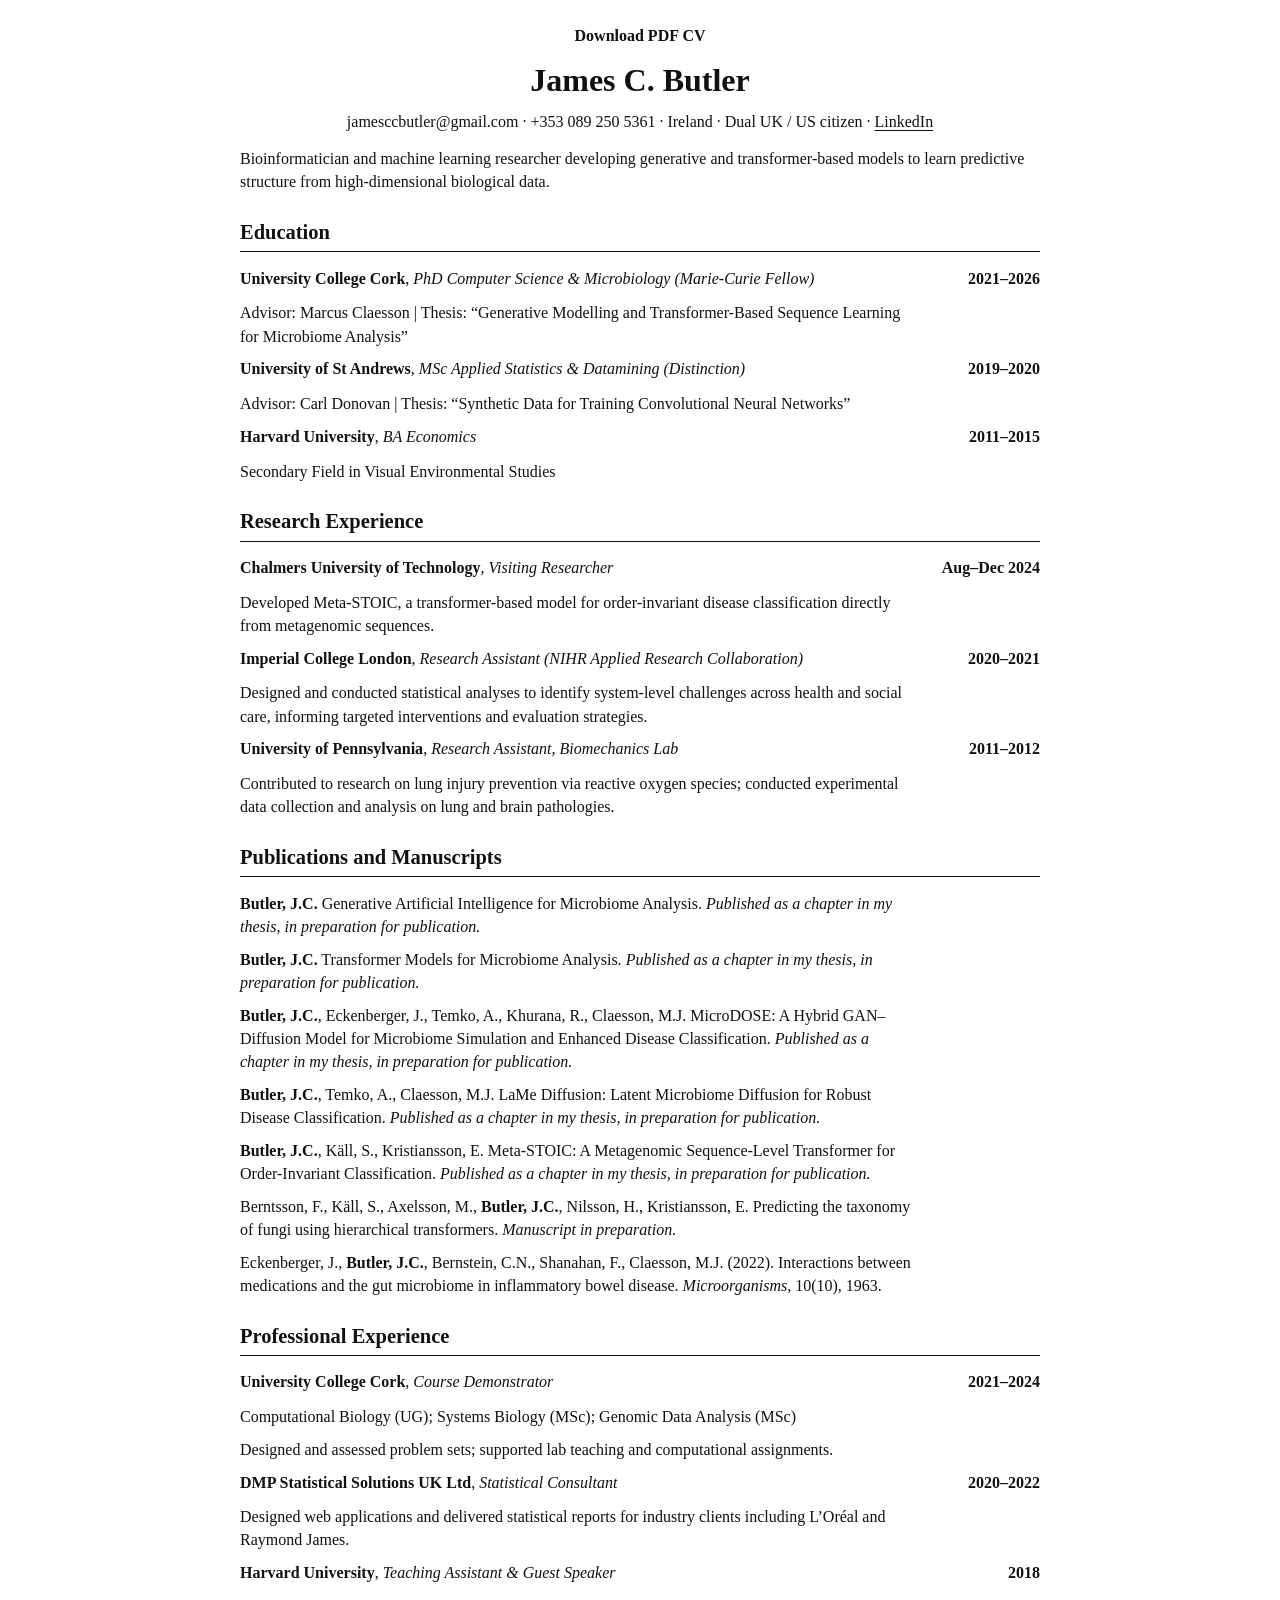
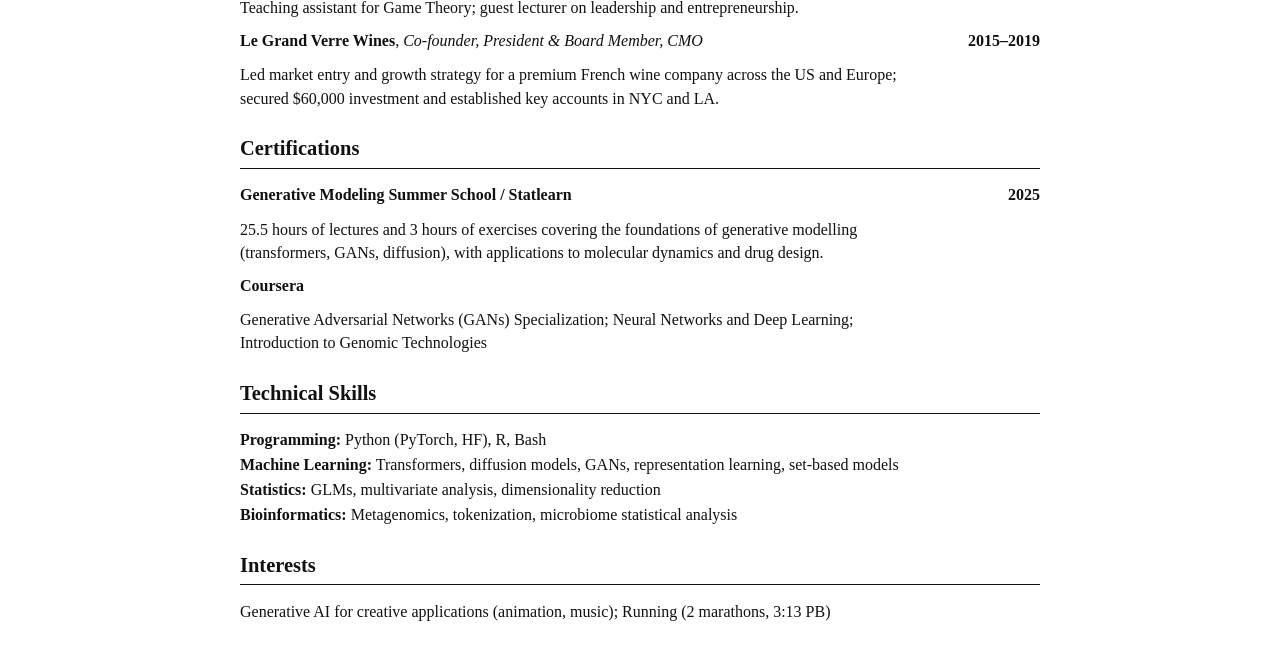
<file: docs/index.html>
<!DOCTYPE html>
<html xmlns="http://www.w3.org/1999/xhtml" lang="en" xml:lang="en"><head>

<meta charset="utf-8">
<meta name="generator" content="quarto-1.8.25">

<meta name="viewport" content="width=device-width, initial-scale=1.0, user-scalable=yes">


<title>index</title>
<style>
code{white-space: pre-wrap;}
span.smallcaps{font-variant: small-caps;}
div.columns{display: flex; gap: min(4vw, 1.5em);}
div.column{flex: auto; overflow-x: auto;}
div.hanging-indent{margin-left: 1.5em; text-indent: -1.5em;}
ul.task-list{list-style: none;}
ul.task-list li input[type="checkbox"] {
  width: 0.8em;
  margin: 0 0.8em 0.2em -1em; /* quarto-specific, see https://github.com/quarto-dev/quarto-cli/issues/4556 */ 
  vertical-align: middle;
}
.display.math{display: block; text-align: center; margin: 0.5rem auto;}
</style>


<script src="site_libs/clipboard/clipboard.min.js"></script>
<script src="site_libs/quarto-html/tabby.min.js"></script>
<script src="site_libs/quarto-html/popper.min.js"></script>
<script src="site_libs/quarto-html/tippy.umd.min.js"></script>
<script src="site_libs/quarto-html/anchor.min.js"></script>
<link href="site_libs/quarto-html/tippy.css" rel="stylesheet">
<link href="site_libs/quarto-html/light-border.css" rel="stylesheet">
<link href="site_libs/quarto-html/quarto-html-734cb40618f438257b19a1e532635a32.min.css" rel="stylesheet" append-hash="true" data-mode="light">
<link href="site_libs/quarto-html/quarto-syntax-highlighting-7b89279ff1a6dce999919e0e67d4d9ec.css" rel="stylesheet" id="quarto-text-highlighting-styles">


<link rel="stylesheet" href="styles.css">
</head>

<body>





<div style="text-align:center; margin-bottom:0.5rem;">
<p><a href="cv.pdf" style="font-weight:600; text-decoration:none;">Download PDF CV</a></p>
</div>
<div class="cv-name">
James C. Butler
</div>
<div class="cv-contact">
<p>jamesccbutler@gmail.com · +353 089 250 5361 · Ireland · Dual UK / US citizen · <a href="https://linkedin.com/in/jamescbutler">LinkedIn</a></p>
</div>
<div class="cv-summary">
<p>Bioinformatician and machine learning researcher developing generative and transformer-based models to learn predictive structure from high-dimensional biological data.</p>
</div>
<h2 id="education" class="anchored">Education</h2>
<div class="cv-entry">
<div class="cv-line">
<div class="cv-left">
<p><strong>University College Cork</strong>, <em>PhD Computer Science &amp; Microbiology (Marie-Curie Fellow)</em></p>
</div>
<div class="cv-date">
<p>2021–2026</p>
</div>
</div>
<div class="cv-sub">
<p>Advisor: Marcus Claesson | Thesis: “Generative Modelling and Transformer-Based Sequence Learning for Microbiome Analysis”</p>
</div>
</div>
<div class="cv-entry">
<div class="cv-line">
<div class="cv-left">
<p><strong>University of St Andrews</strong>, <em>MSc Applied Statistics &amp; Datamining (Distinction)</em></p>
</div>
<div class="cv-date">
<p>2019–2020</p>
</div>
</div>
<div class="cv-sub">
<p>Advisor: Carl Donovan | Thesis: “Synthetic Data for Training Convolutional Neural Networks”</p>
</div>
</div>
<div class="cv-entry">
<div class="cv-line">
<div class="cv-left">
<p><strong>Harvard University</strong>, <em>BA Economics</em></p>
</div>
<div class="cv-date">
<p>2011–2015</p>
</div>
</div>
<div class="cv-sub">
<p>Secondary Field in Visual Environmental Studies</p>
</div>
</div>
<h2 id="research-experience" class="anchored">Research Experience</h2>
<div class="cv-entry">
<div class="cv-line">
<div class="cv-left">
<p><strong>Chalmers University of Technology</strong>, <em>Visiting Researcher</em></p>
</div>
<div class="cv-date">
<p>Aug–Dec 2024</p>
</div>
</div>
<div class="cv-sub">
<p>Developed Meta-STOIC, a transformer-based model for order-invariant disease classification directly from metagenomic sequences.</p>
</div>
</div>
<div class="cv-entry">
<div class="cv-line">
<div class="cv-left">
<p><strong>Imperial College London</strong>, <em>Research Assistant (NIHR Applied Research Collaboration)</em></p>
</div>
<div class="cv-date">
<p>2020–2021</p>
</div>
</div>
<div class="cv-sub">
<p>Designed and conducted statistical analyses to identify system-level challenges across health and social care, informing targeted interventions and evaluation strategies.</p>
</div>
</div>
<div class="cv-entry">
<div class="cv-line">
<div class="cv-left">
<p><strong>University of Pennsylvania</strong>, <em>Research Assistant, Biomechanics Lab</em></p>
</div>
<div class="cv-date">
<p>2011–2012</p>
</div>
</div>
<div class="cv-sub">
<p>Contributed to research on lung injury prevention via reactive oxygen species; conducted experimental data collection and analysis on lung and brain pathologies.</p>
</div>
</div>
<h2 id="publications-and-manuscripts" class="anchored">Publications and Manuscripts</h2>
<div class="cv-entry">
<div class="cv-sub">
<p><strong>Butler, J.C.</strong> Generative Artificial Intelligence for Microbiome Analysis. <em>Published as a chapter in my thesis, in preparation for publication.</em></p>
</div>
</div>
<div class="cv-entry">
<div class="cv-sub">
<p><strong>Butler, J.C.</strong> Transformer Models for Microbiome Analysis. <em>Published as a chapter in my thesis, in preparation for publication.</em></p>
</div>
</div>
<div class="cv-entry">
<div class="cv-sub">
<p><strong>Butler, J.C.</strong>, Eckenberger, J., Temko, A., Khurana, R., Claesson, M.J. MicroDOSE: A Hybrid GAN–Diffusion Model for Microbiome Simulation and Enhanced Disease Classification. <em>Published as a chapter in my thesis, in preparation for publication.</em></p>
</div>
</div>
<div class="cv-entry">
<div class="cv-sub">
<p><strong>Butler, J.C.</strong>, Temko, A., Claesson, M.J. LaMe Diffusion: Latent Microbiome Diffusion for Robust Disease Classification. <em>Published as a chapter in my thesis, in preparation for publication.</em></p>
</div>
</div>
<div class="cv-entry">
<div class="cv-sub">
<p><strong>Butler, J.C.</strong>, Käll, S., Kristiansson, E. Meta-STOIC: A Metagenomic Sequence-Level Transformer for Order-Invariant Classification. <em>Published as a chapter in my thesis, in preparation for publication.</em></p>
</div>
</div>
<div class="cv-entry">
<div class="cv-sub">
<p>Berntsson, F., Käll, S., Axelsson, M., <strong>Butler, J.C.</strong>, Nilsson, H., Kristiansson, E. Predicting the taxonomy of fungi using hierarchical transformers. <em>Manuscript in preparation.</em></p>
</div>
</div>
<div class="cv-entry">
<div class="cv-sub">
<p>Eckenberger, J., <strong>Butler, J.C.</strong>, Bernstein, C.N., Shanahan, F., Claesson, M.J. (2022). Interactions between medications and the gut microbiome in inflammatory bowel disease. <em>Microorganisms</em>, 10(10), 1963.</p>
</div>
</div>
<h2 id="professional-experience" class="anchored">Professional Experience</h2>
<div class="cv-entry">
<div class="cv-line">
<div class="cv-left">
<p><strong>University College Cork</strong>, <em>Course Demonstrator</em></p>
</div>
<div class="cv-date">
<p>2021–2024</p>
</div>
</div>
<div class="cv-sub">
<p>Computational Biology (UG); Systems Biology (MSc); Genomic Data Analysis (MSc)</p>
</div>
<div class="cv-sub">
<p>Designed and assessed problem sets; supported lab teaching and computational assignments.</p>
</div>
</div>
<div class="cv-entry">
<div class="cv-line">
<div class="cv-left">
<p><strong>DMP Statistical Solutions UK Ltd</strong>, <em>Statistical Consultant</em></p>
</div>
<div class="cv-date">
<p>2020–2022</p>
</div>
</div>
<div class="cv-sub">
<p>Designed web applications and delivered statistical reports for industry clients including L’Oréal and Raymond James.</p>
</div>
</div>
<div class="cv-entry">
<div class="cv-line">
<div class="cv-left">
<p><strong>Harvard University</strong>, <em>Teaching Assistant &amp; Guest Speaker</em></p>
</div>
<div class="cv-date">
<p>2018</p>
</div>
</div>
<div class="cv-sub">
<p>Teaching assistant for Game Theory; guest lecturer on leadership and entrepreneurship.</p>
</div>
</div>
<div class="cv-entry">
<div class="cv-line">
<div class="cv-left">
<p><strong>Le Grand Verre Wines</strong>, <em>Co-founder, President &amp; Board Member, CMO</em></p>
</div>
<div class="cv-date">
<p>2015–2019</p>
</div>
</div>
<div class="cv-sub">
<p>Led market entry and growth strategy for a premium French wine company across the US and Europe; secured $60,000 investment and established key accounts in NYC and LA.</p>
</div>
</div>
<h2 id="certifications" class="anchored">Certifications</h2>
<div class="cv-entry">
<div class="cv-line">
<div class="cv-left">
<p><strong>Generative Modeling Summer School / Statlearn</strong></p>
</div>
<div class="cv-date">
<p>2025</p>
</div>
</div>
<div class="cv-sub">
<p>25.5 hours of lectures and 3 hours of exercises covering the foundations of generative modelling (transformers, GANs, diffusion), with applications to molecular dynamics and drug design.</p>
</div>
</div>
<div class="cv-entry">
<div class="cv-line">
<div class="cv-left">
<p><strong>Coursera</strong></p>
</div>
</div>
<div class="cv-sub">
<p>Generative Adversarial Networks (GANs) Specialization; Neural Networks and Deep Learning; Introduction to Genomic Technologies</p>
</div>
</div>
<h2 id="technical-skills" class="anchored">Technical Skills</h2>
<div class="cv-sub">
<strong>Programming:</strong> Python (PyTorch, HF), R, Bash
</div>
<div class="cv-sub">
<strong>Machine Learning:</strong> Transformers, diffusion models, GANs, representation learning, set-based models
</div>
<div class="cv-sub">
<strong>Statistics:</strong> GLMs, multivariate analysis, dimensionality reduction
</div>
<div class="cv-sub">
<strong>Bioinformatics:</strong> Metagenomics, tokenization, microbiome statistical analysis
</div>
<h2 id="interests" class="anchored">Interests</h2>
<div class="cv-sub">
Generative AI for creative applications (animation, music); Running (2 marathons, 3:13 PB)
</div>


<script id="quarto-html-after-body" type="application/javascript">
  window.document.addEventListener("DOMContentLoaded", function (event) {
    const tabsets =  window.document.querySelectorAll(".panel-tabset-tabby")
    tabsets.forEach(function(tabset) {
      const tabby = new Tabby('#' + tabset.id);
    });
    const icon = "";
    const anchorJS = new window.AnchorJS();
    anchorJS.options = {
      placement: 'right',
      icon: icon
    };
    anchorJS.add('.anchored');
    const isCodeAnnotation = (el) => {
      for (const clz of el.classList) {
        if (clz.startsWith('code-annotation-')) {                     
          return true;
        }
      }
      return false;
    }
    const onCopySuccess = function(e) {
      // button target
      const button = e.trigger;
      // don't keep focus
      button.blur();
      // flash "checked"
      button.classList.add('code-copy-button-checked');
      var currentTitle = button.getAttribute("title");
      button.setAttribute("title", "Copied!");
      let tooltip;
      if (window.bootstrap) {
        button.setAttribute("data-bs-toggle", "tooltip");
        button.setAttribute("data-bs-placement", "left");
        button.setAttribute("data-bs-title", "Copied!");
        tooltip = new bootstrap.Tooltip(button, 
          { trigger: "manual", 
            customClass: "code-copy-button-tooltip",
            offset: [0, -8]});
        tooltip.show();    
      }
      setTimeout(function() {
        if (tooltip) {
          tooltip.hide();
          button.removeAttribute("data-bs-title");
          button.removeAttribute("data-bs-toggle");
          button.removeAttribute("data-bs-placement");
        }
        button.setAttribute("title", currentTitle);
        button.classList.remove('code-copy-button-checked');
      }, 1000);
      // clear code selection
      e.clearSelection();
    }
    const getTextToCopy = function(trigger) {
      const outerScaffold = trigger.parentElement.cloneNode(true);
      const codeEl = outerScaffold.querySelector('code');
      for (const childEl of codeEl.children) {
        if (isCodeAnnotation(childEl)) {
          childEl.remove();
        }
      }
      return codeEl.innerText;
    }
    const clipboard = new window.ClipboardJS('.code-copy-button:not([data-in-quarto-modal])', {
      text: getTextToCopy
    });
    clipboard.on('success', onCopySuccess);
    if (window.document.getElementById('quarto-embedded-source-code-modal')) {
      const clipboardModal = new window.ClipboardJS('.code-copy-button[data-in-quarto-modal]', {
        text: getTextToCopy,
        container: window.document.getElementById('quarto-embedded-source-code-modal')
      });
      clipboardModal.on('success', onCopySuccess);
    }
      var localhostRegex = new RegExp(/^(?:http|https):\/\/localhost\:?[0-9]*\//);
      var mailtoRegex = new RegExp(/^mailto:/);
        var filterRegex = new RegExp('/' + window.location.host + '/');
      var isInternal = (href) => {
          return filterRegex.test(href) || localhostRegex.test(href) || mailtoRegex.test(href);
      }
      // Inspect non-navigation links and adorn them if external
     var links = window.document.querySelectorAll('a[href]:not(.nav-link):not(.navbar-brand):not(.toc-action):not(.sidebar-link):not(.sidebar-item-toggle):not(.pagination-link):not(.no-external):not([aria-hidden]):not(.dropdown-item):not(.quarto-navigation-tool):not(.about-link)');
      for (var i=0; i<links.length; i++) {
        const link = links[i];
        if (!isInternal(link.href)) {
          // undo the damage that might have been done by quarto-nav.js in the case of
          // links that we want to consider external
          if (link.dataset.originalHref !== undefined) {
            link.href = link.dataset.originalHref;
          }
        }
      }
    function tippyHover(el, contentFn, onTriggerFn, onUntriggerFn) {
      const config = {
        allowHTML: true,
        maxWidth: 500,
        delay: 100,
        arrow: false,
        appendTo: function(el) {
            return el.parentElement;
        },
        interactive: true,
        interactiveBorder: 10,
        theme: 'light-border',
        placement: 'bottom-start',
      };
      if (contentFn) {
        config.content = contentFn;
      }
      if (onTriggerFn) {
        config.onTrigger = onTriggerFn;
      }
      if (onUntriggerFn) {
        config.onUntrigger = onUntriggerFn;
      }
      window.tippy(el, config); 
    }
    const noterefs = window.document.querySelectorAll('a[role="doc-noteref"]');
    for (var i=0; i<noterefs.length; i++) {
      const ref = noterefs[i];
      tippyHover(ref, function() {
        // use id or data attribute instead here
        let href = ref.getAttribute('data-footnote-href') || ref.getAttribute('href');
        try { href = new URL(href).hash; } catch {}
        const id = href.replace(/^#\/?/, "");
        const note = window.document.getElementById(id);
        if (note) {
          return note.innerHTML;
        } else {
          return "";
        }
      });
    }
    const xrefs = window.document.querySelectorAll('a.quarto-xref');
    const processXRef = (id, note) => {
      // Strip column container classes
      const stripColumnClz = (el) => {
        el.classList.remove("page-full", "page-columns");
        if (el.children) {
          for (const child of el.children) {
            stripColumnClz(child);
          }
        }
      }
      stripColumnClz(note)
      if (id === null || id.startsWith('sec-')) {
        // Special case sections, only their first couple elements
        const container = document.createElement("div");
        if (note.children && note.children.length > 2) {
          container.appendChild(note.children[0].cloneNode(true));
          for (let i = 1; i < note.children.length; i++) {
            const child = note.children[i];
            if (child.tagName === "P" && child.innerText === "") {
              continue;
            } else {
              container.appendChild(child.cloneNode(true));
              break;
            }
          }
          if (window.Quarto?.typesetMath) {
            window.Quarto.typesetMath(container);
          }
          return container.innerHTML
        } else {
          if (window.Quarto?.typesetMath) {
            window.Quarto.typesetMath(note);
          }
          return note.innerHTML;
        }
      } else {
        // Remove any anchor links if they are present
        const anchorLink = note.querySelector('a.anchorjs-link');
        if (anchorLink) {
          anchorLink.remove();
        }
        if (window.Quarto?.typesetMath) {
          window.Quarto.typesetMath(note);
        }
        if (note.classList.contains("callout")) {
          return note.outerHTML;
        } else {
          return note.innerHTML;
        }
      }
    }
    for (var i=0; i<xrefs.length; i++) {
      const xref = xrefs[i];
      tippyHover(xref, undefined, function(instance) {
        instance.disable();
        let url = xref.getAttribute('href');
        let hash = undefined; 
        if (url.startsWith('#')) {
          hash = url;
        } else {
          try { hash = new URL(url).hash; } catch {}
        }
        if (hash) {
          const id = hash.replace(/^#\/?/, "");
          const note = window.document.getElementById(id);
          if (note !== null) {
            try {
              const html = processXRef(id, note.cloneNode(true));
              instance.setContent(html);
            } finally {
              instance.enable();
              instance.show();
            }
          } else {
            // See if we can fetch this
            fetch(url.split('#')[0])
            .then(res => res.text())
            .then(html => {
              const parser = new DOMParser();
              const htmlDoc = parser.parseFromString(html, "text/html");
              const note = htmlDoc.getElementById(id);
              if (note !== null) {
                const html = processXRef(id, note);
                instance.setContent(html);
              } 
            }).finally(() => {
              instance.enable();
              instance.show();
            });
          }
        } else {
          // See if we can fetch a full url (with no hash to target)
          // This is a special case and we should probably do some content thinning / targeting
          fetch(url)
          .then(res => res.text())
          .then(html => {
            const parser = new DOMParser();
            const htmlDoc = parser.parseFromString(html, "text/html");
            const note = htmlDoc.querySelector('main.content');
            if (note !== null) {
              // This should only happen for chapter cross references
              // (since there is no id in the URL)
              // remove the first header
              if (note.children.length > 0 && note.children[0].tagName === "HEADER") {
                note.children[0].remove();
              }
              const html = processXRef(null, note);
              instance.setContent(html);
            } 
          }).finally(() => {
            instance.enable();
            instance.show();
          });
        }
      }, function(instance) {
      });
    }
        let selectedAnnoteEl;
        const selectorForAnnotation = ( cell, annotation) => {
          let cellAttr = 'data-code-cell="' + cell + '"';
          let lineAttr = 'data-code-annotation="' +  annotation + '"';
          const selector = 'span[' + cellAttr + '][' + lineAttr + ']';
          return selector;
        }
        const selectCodeLines = (annoteEl) => {
          const doc = window.document;
          const targetCell = annoteEl.getAttribute("data-target-cell");
          const targetAnnotation = annoteEl.getAttribute("data-target-annotation");
          const annoteSpan = window.document.querySelector(selectorForAnnotation(targetCell, targetAnnotation));
          const lines = annoteSpan.getAttribute("data-code-lines").split(",");
          const lineIds = lines.map((line) => {
            return targetCell + "-" + line;
          })
          let top = null;
          let height = null;
          let parent = null;
          if (lineIds.length > 0) {
              //compute the position of the single el (top and bottom and make a div)
              const el = window.document.getElementById(lineIds[0]);
              top = el.offsetTop;
              height = el.offsetHeight;
              parent = el.parentElement.parentElement;
            if (lineIds.length > 1) {
              const lastEl = window.document.getElementById(lineIds[lineIds.length - 1]);
              const bottom = lastEl.offsetTop + lastEl.offsetHeight;
              height = bottom - top;
            }
            if (top !== null && height !== null && parent !== null) {
              // cook up a div (if necessary) and position it 
              let div = window.document.getElementById("code-annotation-line-highlight");
              if (div === null) {
                div = window.document.createElement("div");
                div.setAttribute("id", "code-annotation-line-highlight");
                div.style.position = 'absolute';
                parent.appendChild(div);
              }
              div.style.top = top - 2 + "px";
              div.style.height = height + 4 + "px";
              div.style.left = 0;
              let gutterDiv = window.document.getElementById("code-annotation-line-highlight-gutter");
              if (gutterDiv === null) {
                gutterDiv = window.document.createElement("div");
                gutterDiv.setAttribute("id", "code-annotation-line-highlight-gutter");
                gutterDiv.style.position = 'absolute';
                const codeCell = window.document.getElementById(targetCell);
                const gutter = codeCell.querySelector('.code-annotation-gutter');
                gutter.appendChild(gutterDiv);
              }
              gutterDiv.style.top = top - 2 + "px";
              gutterDiv.style.height = height + 4 + "px";
            }
            selectedAnnoteEl = annoteEl;
          }
        };
        const unselectCodeLines = () => {
          const elementsIds = ["code-annotation-line-highlight", "code-annotation-line-highlight-gutter"];
          elementsIds.forEach((elId) => {
            const div = window.document.getElementById(elId);
            if (div) {
              div.remove();
            }
          });
          selectedAnnoteEl = undefined;
        };
          // Handle positioning of the toggle
      window.addEventListener(
        "resize",
        throttle(() => {
          elRect = undefined;
          if (selectedAnnoteEl) {
            selectCodeLines(selectedAnnoteEl);
          }
        }, 10)
      );
      function throttle(fn, ms) {
      let throttle = false;
      let timer;
        return (...args) => {
          if(!throttle) { // first call gets through
              fn.apply(this, args);
              throttle = true;
          } else { // all the others get throttled
              if(timer) clearTimeout(timer); // cancel #2
              timer = setTimeout(() => {
                fn.apply(this, args);
                timer = throttle = false;
              }, ms);
          }
        };
      }
        // Attach click handler to the DT
        const annoteDls = window.document.querySelectorAll('dt[data-target-cell]');
        for (const annoteDlNode of annoteDls) {
          annoteDlNode.addEventListener('click', (event) => {
            const clickedEl = event.target;
            if (clickedEl !== selectedAnnoteEl) {
              unselectCodeLines();
              const activeEl = window.document.querySelector('dt[data-target-cell].code-annotation-active');
              if (activeEl) {
                activeEl.classList.remove('code-annotation-active');
              }
              selectCodeLines(clickedEl);
              clickedEl.classList.add('code-annotation-active');
            } else {
              // Unselect the line
              unselectCodeLines();
              clickedEl.classList.remove('code-annotation-active');
            }
          });
        }
    const findCites = (el) => {
      const parentEl = el.parentElement;
      if (parentEl) {
        const cites = parentEl.dataset.cites;
        if (cites) {
          return {
            el,
            cites: cites.split(' ')
          };
        } else {
          return findCites(el.parentElement)
        }
      } else {
        return undefined;
      }
    };
    var bibliorefs = window.document.querySelectorAll('a[role="doc-biblioref"]');
    for (var i=0; i<bibliorefs.length; i++) {
      const ref = bibliorefs[i];
      const citeInfo = findCites(ref);
      if (citeInfo) {
        tippyHover(citeInfo.el, function() {
          var popup = window.document.createElement('div');
          citeInfo.cites.forEach(function(cite) {
            var citeDiv = window.document.createElement('div');
            citeDiv.classList.add('hanging-indent');
            citeDiv.classList.add('csl-entry');
            var biblioDiv = window.document.getElementById('ref-' + cite);
            if (biblioDiv) {
              citeDiv.innerHTML = biblioDiv.innerHTML;
            }
            popup.appendChild(citeDiv);
          });
          return popup.innerHTML;
        });
      }
    }
  });
  </script>




</body></html>
</file>
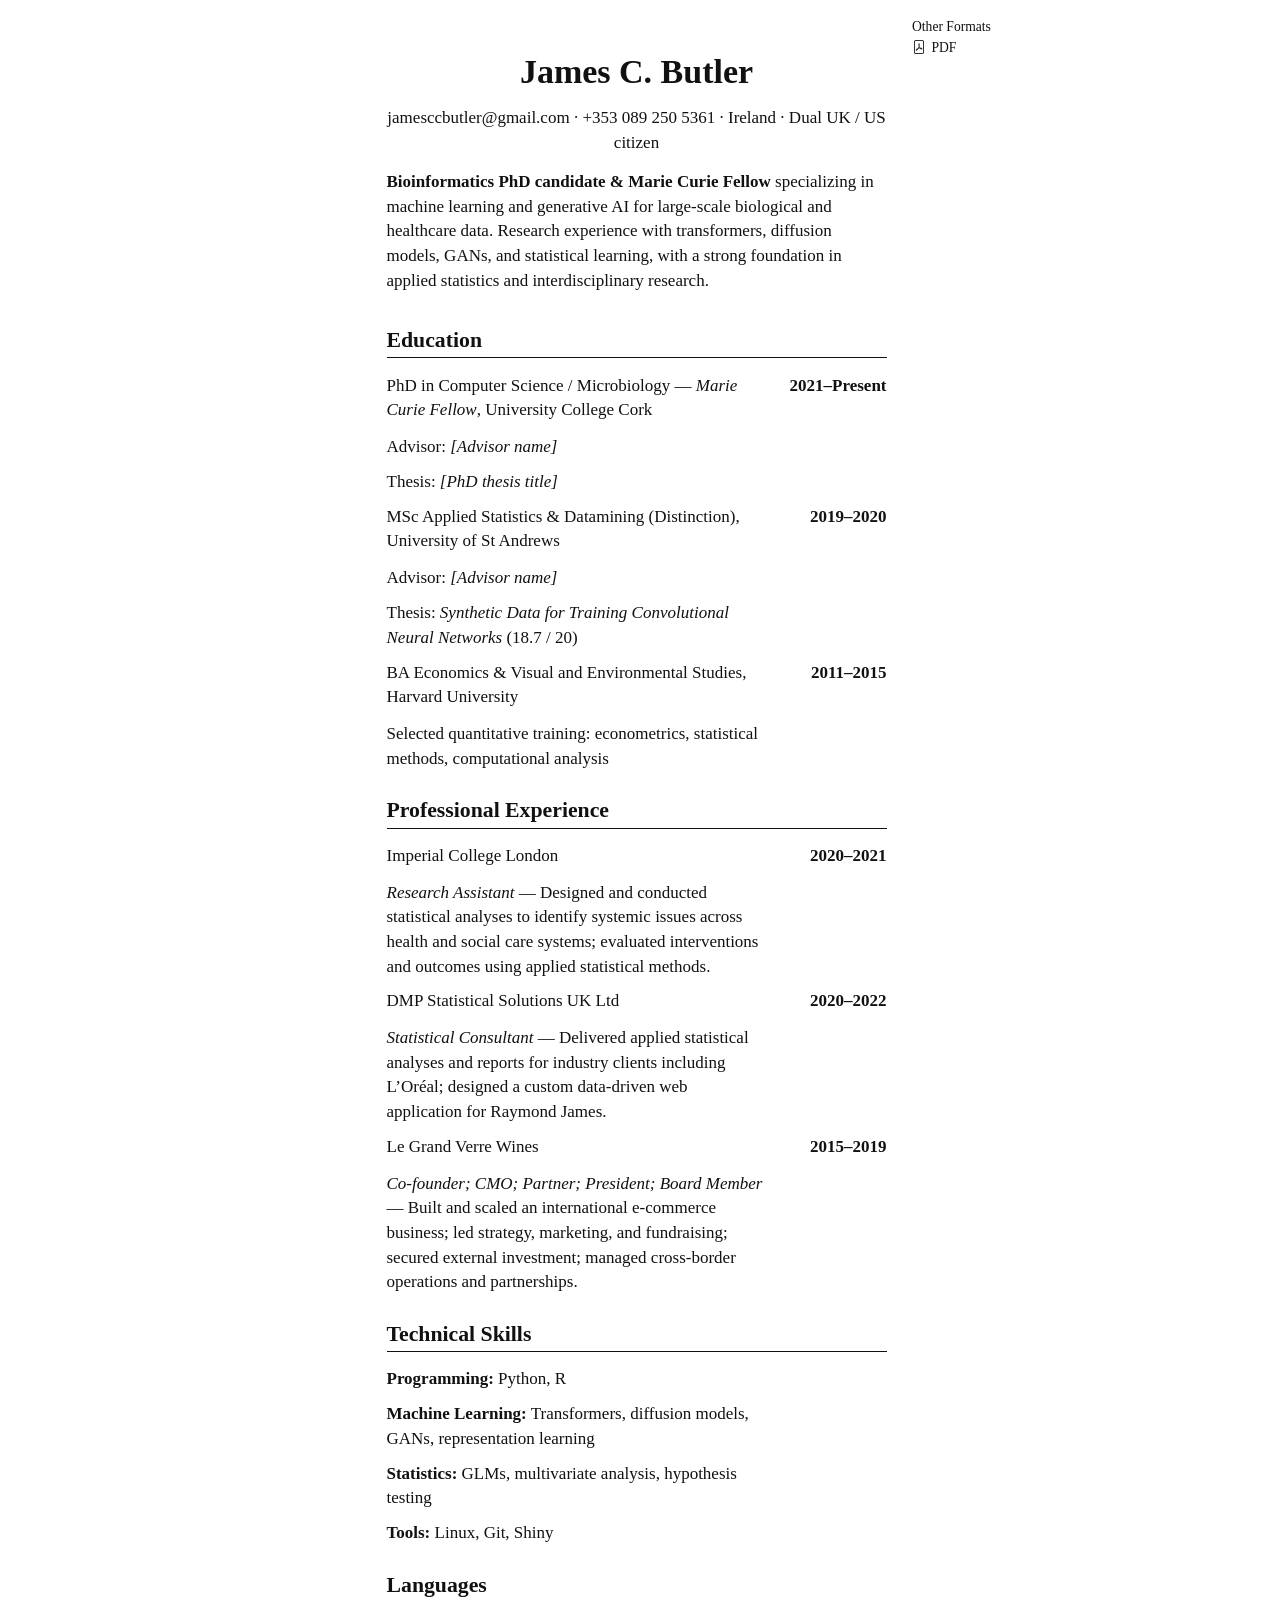
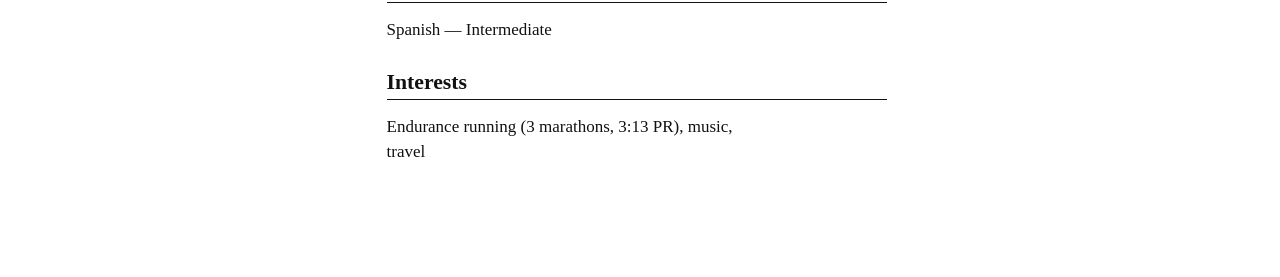
<file: docs/cv-content.html>
<!DOCTYPE html>
<html xmlns="http://www.w3.org/1999/xhtml" lang="en" xml:lang="en"><head>

<meta charset="utf-8">
<meta name="generator" content="quarto-1.8.25">

<meta name="viewport" content="width=device-width, initial-scale=1.0, user-scalable=yes">


<title>cv-content</title>
<style>
code{white-space: pre-wrap;}
span.smallcaps{font-variant: small-caps;}
div.columns{display: flex; gap: min(4vw, 1.5em);}
div.column{flex: auto; overflow-x: auto;}
div.hanging-indent{margin-left: 1.5em; text-indent: -1.5em;}
ul.task-list{list-style: none;}
ul.task-list li input[type="checkbox"] {
  width: 0.8em;
  margin: 0 0.8em 0.2em -1em; /* quarto-specific, see https://github.com/quarto-dev/quarto-cli/issues/4556 */ 
  vertical-align: middle;
}
</style>


<script src="site_libs/quarto-nav/quarto-nav.js"></script>
<script src="site_libs/clipboard/clipboard.min.js"></script>
<script src="site_libs/quarto-search/autocomplete.umd.js"></script>
<script src="site_libs/quarto-search/fuse.min.js"></script>
<script src="site_libs/quarto-search/quarto-search.js"></script>
<meta name="quarto:offset" content="./">
<script src="site_libs/quarto-html/quarto.js" type="module"></script>
<script src="site_libs/quarto-html/tabsets/tabsets.js" type="module"></script>
<script src="site_libs/quarto-html/axe/axe-check.js" type="module"></script>
<script src="site_libs/quarto-html/popper.min.js"></script>
<script src="site_libs/quarto-html/tippy.umd.min.js"></script>
<script src="site_libs/quarto-html/anchor.min.js"></script>
<link href="site_libs/quarto-html/tippy.css" rel="stylesheet">
<link href="site_libs/quarto-html/quarto-syntax-highlighting-7b89279ff1a6dce999919e0e67d4d9ec.css" rel="stylesheet" id="quarto-text-highlighting-styles">
<script src="site_libs/bootstrap/bootstrap.min.js"></script>
<link href="site_libs/bootstrap/bootstrap-icons.css" rel="stylesheet">
<link href="site_libs/bootstrap/bootstrap-ff63373b1067ca6f91cf1456aa1f00a2.min.css" rel="stylesheet" append-hash="true" id="quarto-bootstrap" data-mode="light">
<script id="quarto-search-options" type="application/json">{
  "location": "sidebar",
  "copy-button": false,
  "collapse-after": 3,
  "panel-placement": "start",
  "type": "textbox",
  "limit": 50,
  "keyboard-shortcut": [
    "f",
    "/",
    "s"
  ],
  "show-item-context": false,
  "language": {
    "search-no-results-text": "No results",
    "search-matching-documents-text": "matching documents",
    "search-copy-link-title": "Copy link to search",
    "search-hide-matches-text": "Hide additional matches",
    "search-more-match-text": "more match in this document",
    "search-more-matches-text": "more matches in this document",
    "search-clear-button-title": "Clear",
    "search-text-placeholder": "",
    "search-detached-cancel-button-title": "Cancel",
    "search-submit-button-title": "Submit",
    "search-label": "Search"
  }
}</script>


<link rel="stylesheet" href="styles.css">
</head>

<body class="quarto-light">

<div id="quarto-search-results"></div>
<!-- content -->
<div id="quarto-content" class="quarto-container page-columns page-rows-contents page-layout-article">
<!-- sidebar -->
<!-- margin-sidebar -->
    <div id="quarto-margin-sidebar" class="sidebar margin-sidebar">
    <div class="quarto-alternate-formats"><h2>Other Formats</h2><ul><li><a href="cv-content.pdf"><i class="bi bi-file-pdf"></i>PDF</a></li></ul></div></div>
<!-- main -->
<main class="content" id="quarto-document-content"><header id="title-block-header" class="quarto-title-block"></header>




<div class="cv-name">
<p>James C. Butler</p>
</div>
<div class="cv-contact">
<p>jamesccbutler@gmail.com · +353 089 250 5361 · Ireland · Dual UK / US citizen</p>
</div>
<p><strong>Bioinformatics PhD candidate &amp; Marie Curie Fellow</strong> specializing in machine learning and generative AI for large-scale biological and healthcare data. Research experience with transformers, diffusion models, GANs, and statistical learning, with a strong foundation in applied statistics and interdisciplinary research.</p>
<section id="education" class="level2">
<h2 class="anchored" data-anchor-id="education">Education</h2>
<div class="cv-entry">
<div class="cv-line">
<div class="cv-left">
<p>PhD in Computer Science / Microbiology — <em>Marie Curie Fellow</em>, University College Cork</p>
</div>
<div class="cv-date">
<p>2021–Present</p>
</div>
</div>
<div class="cv-sub">
<p>Advisor: <em>[Advisor name]</em></p>
</div>
<div class="cv-sub">
<p>Thesis: <em>[PhD thesis title]</em></p>
</div>
</div>
<div class="cv-entry">
<div class="cv-line">
<div class="cv-left">
<p>MSc Applied Statistics &amp; Datamining (Distinction), University of St Andrews</p>
</div>
<div class="cv-date">
<p>2019–2020</p>
</div>
</div>
<div class="cv-sub">
<p>Advisor: <em>[Advisor name]</em></p>
</div>
<div class="cv-sub">
<p>Thesis: <em>Synthetic Data for Training Convolutional Neural Networks</em> (18.7 / 20)</p>
</div>
</div>
<div class="cv-entry">
<div class="cv-line">
<div class="cv-left">
<p>BA Economics &amp; Visual and Environmental Studies, Harvard University</p>
</div>
<div class="cv-date">
<p>2011–2015</p>
</div>
</div>
<div class="cv-sub">
<p>Selected quantitative training: econometrics, statistical methods, computational analysis</p>
</div>
</div>
</section>
<section id="professional-experience" class="level2">
<h2 class="anchored" data-anchor-id="professional-experience">Professional Experience</h2>
<div class="cv-entry">
<div class="cv-line">
<div class="cv-left">
<p>Imperial College London</p>
</div>
<div class="cv-date">
<p>2020–2021</p>
</div>
</div>
<div class="cv-sub">
<p><em>Research Assistant</em> — Designed and conducted statistical analyses to identify systemic issues across health and social care systems; evaluated interventions and outcomes using applied statistical methods.</p>
</div>
</div>
<div class="cv-entry">
<div class="cv-line">
<div class="cv-left">
<p>DMP Statistical Solutions UK Ltd</p>
</div>
<div class="cv-date">
<p>2020–2022</p>
</div>
</div>
<div class="cv-sub">
<p><em>Statistical Consultant</em> — Delivered applied statistical analyses and reports for industry clients including L’Oréal; designed a custom data-driven web application for Raymond James.</p>
</div>
</div>
<div class="cv-entry">
<div class="cv-line">
<div class="cv-left">
<p>Le Grand Verre Wines</p>
</div>
<div class="cv-date">
<p>2015–2019</p>
</div>
</div>
<div class="cv-sub">
<p><em>Co-founder; CMO; Partner; President; Board Member</em> — Built and scaled an international e-commerce business; led strategy, marketing, and fundraising; secured external investment; managed cross-border operations and partnerships.</p>
</div>
</div>
</section>
<section id="technical-skills" class="level2">
<h2 class="anchored" data-anchor-id="technical-skills">Technical Skills</h2>
<div class="cv-sub">
<p><strong>Programming:</strong> Python, R</p>
</div>
<div class="cv-sub">
<p><strong>Machine Learning:</strong> Transformers, diffusion models, GANs, representation learning</p>
</div>
<div class="cv-sub">
<p><strong>Statistics:</strong> GLMs, multivariate analysis, hypothesis testing</p>
</div>
<div class="cv-sub">
<p><strong>Tools:</strong> Linux, Git, Shiny</p>
</div>
</section>
<section id="languages" class="level2">
<h2 class="anchored" data-anchor-id="languages">Languages</h2>
<div class="cv-sub">
<p>Spanish — Intermediate</p>
</div>
</section>
<section id="interests" class="level2">
<h2 class="anchored" data-anchor-id="interests">Interests</h2>
<div class="cv-sub">
<p>Endurance running (3 marathons, 3:13 PR), music, travel</p>
</div>


</section>

</main> <!-- /main -->
<script id="quarto-html-after-body" type="application/javascript">
  window.document.addEventListener("DOMContentLoaded", function (event) {
    const icon = "";
    const anchorJS = new window.AnchorJS();
    anchorJS.options = {
      placement: 'right',
      icon: icon
    };
    anchorJS.add('.anchored');
    const isCodeAnnotation = (el) => {
      for (const clz of el.classList) {
        if (clz.startsWith('code-annotation-')) {                     
          return true;
        }
      }
      return false;
    }
    const onCopySuccess = function(e) {
      // button target
      const button = e.trigger;
      // don't keep focus
      button.blur();
      // flash "checked"
      button.classList.add('code-copy-button-checked');
      var currentTitle = button.getAttribute("title");
      button.setAttribute("title", "Copied!");
      let tooltip;
      if (window.bootstrap) {
        button.setAttribute("data-bs-toggle", "tooltip");
        button.setAttribute("data-bs-placement", "left");
        button.setAttribute("data-bs-title", "Copied!");
        tooltip = new bootstrap.Tooltip(button, 
          { trigger: "manual", 
            customClass: "code-copy-button-tooltip",
            offset: [0, -8]});
        tooltip.show();    
      }
      setTimeout(function() {
        if (tooltip) {
          tooltip.hide();
          button.removeAttribute("data-bs-title");
          button.removeAttribute("data-bs-toggle");
          button.removeAttribute("data-bs-placement");
        }
        button.setAttribute("title", currentTitle);
        button.classList.remove('code-copy-button-checked');
      }, 1000);
      // clear code selection
      e.clearSelection();
    }
    const getTextToCopy = function(trigger) {
      const outerScaffold = trigger.parentElement.cloneNode(true);
      const codeEl = outerScaffold.querySelector('code');
      for (const childEl of codeEl.children) {
        if (isCodeAnnotation(childEl)) {
          childEl.remove();
        }
      }
      return codeEl.innerText;
    }
    const clipboard = new window.ClipboardJS('.code-copy-button:not([data-in-quarto-modal])', {
      text: getTextToCopy
    });
    clipboard.on('success', onCopySuccess);
    if (window.document.getElementById('quarto-embedded-source-code-modal')) {
      const clipboardModal = new window.ClipboardJS('.code-copy-button[data-in-quarto-modal]', {
        text: getTextToCopy,
        container: window.document.getElementById('quarto-embedded-source-code-modal')
      });
      clipboardModal.on('success', onCopySuccess);
    }
      var localhostRegex = new RegExp(/^(?:http|https):\/\/localhost\:?[0-9]*\//);
      var mailtoRegex = new RegExp(/^mailto:/);
        var filterRegex = new RegExp('/' + window.location.host + '/');
      var isInternal = (href) => {
          return filterRegex.test(href) || localhostRegex.test(href) || mailtoRegex.test(href);
      }
      // Inspect non-navigation links and adorn them if external
     var links = window.document.querySelectorAll('a[href]:not(.nav-link):not(.navbar-brand):not(.toc-action):not(.sidebar-link):not(.sidebar-item-toggle):not(.pagination-link):not(.no-external):not([aria-hidden]):not(.dropdown-item):not(.quarto-navigation-tool):not(.about-link)');
      for (var i=0; i<links.length; i++) {
        const link = links[i];
        if (!isInternal(link.href)) {
          // undo the damage that might have been done by quarto-nav.js in the case of
          // links that we want to consider external
          if (link.dataset.originalHref !== undefined) {
            link.href = link.dataset.originalHref;
          }
        }
      }
    function tippyHover(el, contentFn, onTriggerFn, onUntriggerFn) {
      const config = {
        allowHTML: true,
        maxWidth: 500,
        delay: 100,
        arrow: false,
        appendTo: function(el) {
            return el.parentElement;
        },
        interactive: true,
        interactiveBorder: 10,
        theme: 'quarto',
        placement: 'bottom-start',
      };
      if (contentFn) {
        config.content = contentFn;
      }
      if (onTriggerFn) {
        config.onTrigger = onTriggerFn;
      }
      if (onUntriggerFn) {
        config.onUntrigger = onUntriggerFn;
      }
      window.tippy(el, config); 
    }
    const noterefs = window.document.querySelectorAll('a[role="doc-noteref"]');
    for (var i=0; i<noterefs.length; i++) {
      const ref = noterefs[i];
      tippyHover(ref, function() {
        // use id or data attribute instead here
        let href = ref.getAttribute('data-footnote-href') || ref.getAttribute('href');
        try { href = new URL(href).hash; } catch {}
        const id = href.replace(/^#\/?/, "");
        const note = window.document.getElementById(id);
        if (note) {
          return note.innerHTML;
        } else {
          return "";
        }
      });
    }
    const xrefs = window.document.querySelectorAll('a.quarto-xref');
    const processXRef = (id, note) => {
      // Strip column container classes
      const stripColumnClz = (el) => {
        el.classList.remove("page-full", "page-columns");
        if (el.children) {
          for (const child of el.children) {
            stripColumnClz(child);
          }
        }
      }
      stripColumnClz(note)
      if (id === null || id.startsWith('sec-')) {
        // Special case sections, only their first couple elements
        const container = document.createElement("div");
        if (note.children && note.children.length > 2) {
          container.appendChild(note.children[0].cloneNode(true));
          for (let i = 1; i < note.children.length; i++) {
            const child = note.children[i];
            if (child.tagName === "P" && child.innerText === "") {
              continue;
            } else {
              container.appendChild(child.cloneNode(true));
              break;
            }
          }
          if (window.Quarto?.typesetMath) {
            window.Quarto.typesetMath(container);
          }
          return container.innerHTML
        } else {
          if (window.Quarto?.typesetMath) {
            window.Quarto.typesetMath(note);
          }
          return note.innerHTML;
        }
      } else {
        // Remove any anchor links if they are present
        const anchorLink = note.querySelector('a.anchorjs-link');
        if (anchorLink) {
          anchorLink.remove();
        }
        if (window.Quarto?.typesetMath) {
          window.Quarto.typesetMath(note);
        }
        if (note.classList.contains("callout")) {
          return note.outerHTML;
        } else {
          return note.innerHTML;
        }
      }
    }
    for (var i=0; i<xrefs.length; i++) {
      const xref = xrefs[i];
      tippyHover(xref, undefined, function(instance) {
        instance.disable();
        let url = xref.getAttribute('href');
        let hash = undefined; 
        if (url.startsWith('#')) {
          hash = url;
        } else {
          try { hash = new URL(url).hash; } catch {}
        }
        if (hash) {
          const id = hash.replace(/^#\/?/, "");
          const note = window.document.getElementById(id);
          if (note !== null) {
            try {
              const html = processXRef(id, note.cloneNode(true));
              instance.setContent(html);
            } finally {
              instance.enable();
              instance.show();
            }
          } else {
            // See if we can fetch this
            fetch(url.split('#')[0])
            .then(res => res.text())
            .then(html => {
              const parser = new DOMParser();
              const htmlDoc = parser.parseFromString(html, "text/html");
              const note = htmlDoc.getElementById(id);
              if (note !== null) {
                const html = processXRef(id, note);
                instance.setContent(html);
              } 
            }).finally(() => {
              instance.enable();
              instance.show();
            });
          }
        } else {
          // See if we can fetch a full url (with no hash to target)
          // This is a special case and we should probably do some content thinning / targeting
          fetch(url)
          .then(res => res.text())
          .then(html => {
            const parser = new DOMParser();
            const htmlDoc = parser.parseFromString(html, "text/html");
            const note = htmlDoc.querySelector('main.content');
            if (note !== null) {
              // This should only happen for chapter cross references
              // (since there is no id in the URL)
              // remove the first header
              if (note.children.length > 0 && note.children[0].tagName === "HEADER") {
                note.children[0].remove();
              }
              const html = processXRef(null, note);
              instance.setContent(html);
            } 
          }).finally(() => {
            instance.enable();
            instance.show();
          });
        }
      }, function(instance) {
      });
    }
        let selectedAnnoteEl;
        const selectorForAnnotation = ( cell, annotation) => {
          let cellAttr = 'data-code-cell="' + cell + '"';
          let lineAttr = 'data-code-annotation="' +  annotation + '"';
          const selector = 'span[' + cellAttr + '][' + lineAttr + ']';
          return selector;
        }
        const selectCodeLines = (annoteEl) => {
          const doc = window.document;
          const targetCell = annoteEl.getAttribute("data-target-cell");
          const targetAnnotation = annoteEl.getAttribute("data-target-annotation");
          const annoteSpan = window.document.querySelector(selectorForAnnotation(targetCell, targetAnnotation));
          const lines = annoteSpan.getAttribute("data-code-lines").split(",");
          const lineIds = lines.map((line) => {
            return targetCell + "-" + line;
          })
          let top = null;
          let height = null;
          let parent = null;
          if (lineIds.length > 0) {
              //compute the position of the single el (top and bottom and make a div)
              const el = window.document.getElementById(lineIds[0]);
              top = el.offsetTop;
              height = el.offsetHeight;
              parent = el.parentElement.parentElement;
            if (lineIds.length > 1) {
              const lastEl = window.document.getElementById(lineIds[lineIds.length - 1]);
              const bottom = lastEl.offsetTop + lastEl.offsetHeight;
              height = bottom - top;
            }
            if (top !== null && height !== null && parent !== null) {
              // cook up a div (if necessary) and position it 
              let div = window.document.getElementById("code-annotation-line-highlight");
              if (div === null) {
                div = window.document.createElement("div");
                div.setAttribute("id", "code-annotation-line-highlight");
                div.style.position = 'absolute';
                parent.appendChild(div);
              }
              div.style.top = top - 2 + "px";
              div.style.height = height + 4 + "px";
              div.style.left = 0;
              let gutterDiv = window.document.getElementById("code-annotation-line-highlight-gutter");
              if (gutterDiv === null) {
                gutterDiv = window.document.createElement("div");
                gutterDiv.setAttribute("id", "code-annotation-line-highlight-gutter");
                gutterDiv.style.position = 'absolute';
                const codeCell = window.document.getElementById(targetCell);
                const gutter = codeCell.querySelector('.code-annotation-gutter');
                gutter.appendChild(gutterDiv);
              }
              gutterDiv.style.top = top - 2 + "px";
              gutterDiv.style.height = height + 4 + "px";
            }
            selectedAnnoteEl = annoteEl;
          }
        };
        const unselectCodeLines = () => {
          const elementsIds = ["code-annotation-line-highlight", "code-annotation-line-highlight-gutter"];
          elementsIds.forEach((elId) => {
            const div = window.document.getElementById(elId);
            if (div) {
              div.remove();
            }
          });
          selectedAnnoteEl = undefined;
        };
          // Handle positioning of the toggle
      window.addEventListener(
        "resize",
        throttle(() => {
          elRect = undefined;
          if (selectedAnnoteEl) {
            selectCodeLines(selectedAnnoteEl);
          }
        }, 10)
      );
      function throttle(fn, ms) {
      let throttle = false;
      let timer;
        return (...args) => {
          if(!throttle) { // first call gets through
              fn.apply(this, args);
              throttle = true;
          } else { // all the others get throttled
              if(timer) clearTimeout(timer); // cancel #2
              timer = setTimeout(() => {
                fn.apply(this, args);
                timer = throttle = false;
              }, ms);
          }
        };
      }
        // Attach click handler to the DT
        const annoteDls = window.document.querySelectorAll('dt[data-target-cell]');
        for (const annoteDlNode of annoteDls) {
          annoteDlNode.addEventListener('click', (event) => {
            const clickedEl = event.target;
            if (clickedEl !== selectedAnnoteEl) {
              unselectCodeLines();
              const activeEl = window.document.querySelector('dt[data-target-cell].code-annotation-active');
              if (activeEl) {
                activeEl.classList.remove('code-annotation-active');
              }
              selectCodeLines(clickedEl);
              clickedEl.classList.add('code-annotation-active');
            } else {
              // Unselect the line
              unselectCodeLines();
              clickedEl.classList.remove('code-annotation-active');
            }
          });
        }
    const findCites = (el) => {
      const parentEl = el.parentElement;
      if (parentEl) {
        const cites = parentEl.dataset.cites;
        if (cites) {
          return {
            el,
            cites: cites.split(' ')
          };
        } else {
          return findCites(el.parentElement)
        }
      } else {
        return undefined;
      }
    };
    var bibliorefs = window.document.querySelectorAll('a[role="doc-biblioref"]');
    for (var i=0; i<bibliorefs.length; i++) {
      const ref = bibliorefs[i];
      const citeInfo = findCites(ref);
      if (citeInfo) {
        tippyHover(citeInfo.el, function() {
          var popup = window.document.createElement('div');
          citeInfo.cites.forEach(function(cite) {
            var citeDiv = window.document.createElement('div');
            citeDiv.classList.add('hanging-indent');
            citeDiv.classList.add('csl-entry');
            var biblioDiv = window.document.getElementById('ref-' + cite);
            if (biblioDiv) {
              citeDiv.innerHTML = biblioDiv.innerHTML;
            }
            popup.appendChild(citeDiv);
          });
          return popup.innerHTML;
        });
      }
    }
  });
  </script>
</div> <!-- /content -->




</body></html>
</file>
<file: docs/site_libs/quarto-html/tippy.css>
.tippy-box[data-animation=fade][data-state=hidden]{opacity:0}[data-tippy-root]{max-width:calc(100vw - 10px)}.tippy-box{position:relative;background-color:#333;color:#fff;border-radius:4px;font-size:14px;line-height:1.4;white-space:normal;outline:0;transition-property:transform,visibility,opacity}.tippy-box[data-placement^=top]>.tippy-arrow{bottom:0}.tippy-box[data-placement^=top]>.tippy-arrow:before{bottom:-7px;left:0;border-width:8px 8px 0;border-top-color:initial;transform-origin:center top}.tippy-box[data-placement^=bottom]>.tippy-arrow{top:0}.tippy-box[data-placement^=bottom]>.tippy-arrow:before{top:-7px;left:0;border-width:0 8px 8px;border-bottom-color:initial;transform-origin:center bottom}.tippy-box[data-placement^=left]>.tippy-arrow{right:0}.tippy-box[data-placement^=left]>.tippy-arrow:before{border-width:8px 0 8px 8px;border-left-color:initial;right:-7px;transform-origin:center left}.tippy-box[data-placement^=right]>.tippy-arrow{left:0}.tippy-box[data-placement^=right]>.tippy-arrow:before{left:-7px;border-width:8px 8px 8px 0;border-right-color:initial;transform-origin:center right}.tippy-box[data-inertia][data-state=visible]{transition-timing-function:cubic-bezier(.54,1.5,.38,1.11)}.tippy-arrow{width:16px;height:16px;color:#333}.tippy-arrow:before{content:"";position:absolute;border-color:transparent;border-style:solid}.tippy-content{position:relative;padding:5px 9px;z-index:1}
</file>
<file: docs/site_libs/quarto-html/light-border.css>
.tippy-box[data-theme~=light-border]{background-color:#fff;background-clip:padding-box;border:1px solid rgba(0,8,16,.15);color:#333;box-shadow:0 4px 14px -2px rgba(0,8,16,.08)}.tippy-box[data-theme~=light-border]>.tippy-backdrop{background-color:#fff}.tippy-box[data-theme~=light-border]>.tippy-arrow:after,.tippy-box[data-theme~=light-border]>.tippy-svg-arrow:after{content:"";position:absolute;z-index:-1}.tippy-box[data-theme~=light-border]>.tippy-arrow:after{border-color:transparent;border-style:solid}.tippy-box[data-theme~=light-border][data-placement^=top]>.tippy-arrow:before{border-top-color:#fff}.tippy-box[data-theme~=light-border][data-placement^=top]>.tippy-arrow:after{border-top-color:rgba(0,8,16,.2);border-width:7px 7px 0;top:17px;left:1px}.tippy-box[data-theme~=light-border][data-placement^=top]>.tippy-svg-arrow>svg{top:16px}.tippy-box[data-theme~=light-border][data-placement^=top]>.tippy-svg-arrow:after{top:17px}.tippy-box[data-theme~=light-border][data-placement^=bottom]>.tippy-arrow:before{border-bottom-color:#fff;bottom:16px}.tippy-box[data-theme~=light-border][data-placement^=bottom]>.tippy-arrow:after{border-bottom-color:rgba(0,8,16,.2);border-width:0 7px 7px;bottom:17px;left:1px}.tippy-box[data-theme~=light-border][data-placement^=bottom]>.tippy-svg-arrow>svg{bottom:16px}.tippy-box[data-theme~=light-border][data-placement^=bottom]>.tippy-svg-arrow:after{bottom:17px}.tippy-box[data-theme~=light-border][data-placement^=left]>.tippy-arrow:before{border-left-color:#fff}.tippy-box[data-theme~=light-border][data-placement^=left]>.tippy-arrow:after{border-left-color:rgba(0,8,16,.2);border-width:7px 0 7px 7px;left:17px;top:1px}.tippy-box[data-theme~=light-border][data-placement^=left]>.tippy-svg-arrow>svg{left:11px}.tippy-box[data-theme~=light-border][data-placement^=left]>.tippy-svg-arrow:after{left:12px}.tippy-box[data-theme~=light-border][data-placement^=right]>.tippy-arrow:before{border-right-color:#fff;right:16px}.tippy-box[data-theme~=light-border][data-placement^=right]>.tippy-arrow:after{border-width:7px 7px 7px 0;right:17px;top:1px;border-right-color:rgba(0,8,16,.2)}.tippy-box[data-theme~=light-border][data-placement^=right]>.tippy-svg-arrow>svg{right:11px}.tippy-box[data-theme~=light-border][data-placement^=right]>.tippy-svg-arrow:after{right:12px}.tippy-box[data-theme~=light-border]>.tippy-svg-arrow{fill:#fff}.tippy-box[data-theme~=light-border]>.tippy-svg-arrow:after{background-image:url([data-uri]);background-size:16px 6px;width:16px;height:6px}
</file>
<file: docs/site_libs/quarto-html/quarto-syntax-highlighting-7b89279ff1a6dce999919e0e67d4d9ec.css>
/* quarto syntax highlight colors */
:root {
  --quarto-hl-ot-color: #003B4F;
  --quarto-hl-at-color: #657422;
  --quarto-hl-ss-color: #20794D;
  --quarto-hl-an-color: #5E5E5E;
  --quarto-hl-fu-color: #4758AB;
  --quarto-hl-st-color: #20794D;
  --quarto-hl-cf-color: #003B4F;
  --quarto-hl-op-color: #5E5E5E;
  --quarto-hl-er-color: #AD0000;
  --quarto-hl-bn-color: #AD0000;
  --quarto-hl-al-color: #AD0000;
  --quarto-hl-va-color: #111111;
  --quarto-hl-bu-color: inherit;
  --quarto-hl-ex-color: inherit;
  --quarto-hl-pp-color: #AD0000;
  --quarto-hl-in-color: #5E5E5E;
  --quarto-hl-vs-color: #20794D;
  --quarto-hl-wa-color: #5E5E5E;
  --quarto-hl-do-color: #5E5E5E;
  --quarto-hl-im-color: #00769E;
  --quarto-hl-ch-color: #20794D;
  --quarto-hl-dt-color: #AD0000;
  --quarto-hl-fl-color: #AD0000;
  --quarto-hl-co-color: #5E5E5E;
  --quarto-hl-cv-color: #5E5E5E;
  --quarto-hl-cn-color: #8f5902;
  --quarto-hl-sc-color: #5E5E5E;
  --quarto-hl-dv-color: #AD0000;
  --quarto-hl-kw-color: #003B4F;
}

/* other quarto variables */
:root {
  --quarto-font-monospace: SFMono-Regular, Menlo, Monaco, Consolas, "Liberation Mono", "Courier New", monospace;
}

/* syntax highlight based on Pandoc's rules */
pre > code.sourceCode > span {
  color: #003B4F;
}

code.sourceCode > span {
  color: #003B4F;
}

div.sourceCode,
div.sourceCode pre.sourceCode {
  color: #003B4F;
}

/* Normal */
code span {
  color: #003B4F;
}

/* Alert */
code span.al {
  color: #AD0000;
  font-style: inherit;
}

/* Annotation */
code span.an {
  color: #5E5E5E;
  font-style: inherit;
}

/* Attribute */
code span.at {
  color: #657422;
  font-style: inherit;
}

/* BaseN */
code span.bn {
  color: #AD0000;
  font-style: inherit;
}

/* BuiltIn */
code span.bu {
  font-style: inherit;
}

/* ControlFlow */
code span.cf {
  color: #003B4F;
  font-weight: bold;
  font-style: inherit;
}

/* Char */
code span.ch {
  color: #20794D;
  font-style: inherit;
}

/* Constant */
code span.cn {
  color: #8f5902;
  font-style: inherit;
}

/* Comment */
code span.co {
  color: #5E5E5E;
  font-style: inherit;
}

/* CommentVar */
code span.cv {
  color: #5E5E5E;
  font-style: italic;
}

/* Documentation */
code span.do {
  color: #5E5E5E;
  font-style: italic;
}

/* DataType */
code span.dt {
  color: #AD0000;
  font-style: inherit;
}

/* DecVal */
code span.dv {
  color: #AD0000;
  font-style: inherit;
}

/* Error */
code span.er {
  color: #AD0000;
  font-style: inherit;
}

/* Extension */
code span.ex {
  font-style: inherit;
}

/* Float */
code span.fl {
  color: #AD0000;
  font-style: inherit;
}

/* Function */
code span.fu {
  color: #4758AB;
  font-style: inherit;
}

/* Import */
code span.im {
  color: #00769E;
  font-style: inherit;
}

/* Information */
code span.in {
  color: #5E5E5E;
  font-style: inherit;
}

/* Keyword */
code span.kw {
  color: #003B4F;
  font-weight: bold;
  font-style: inherit;
}

/* Operator */
code span.op {
  color: #5E5E5E;
  font-style: inherit;
}

/* Other */
code span.ot {
  color: #003B4F;
  font-style: inherit;
}

/* Preprocessor */
code span.pp {
  color: #AD0000;
  font-style: inherit;
}

/* SpecialChar */
code span.sc {
  color: #5E5E5E;
  font-style: inherit;
}

/* SpecialString */
code span.ss {
  color: #20794D;
  font-style: inherit;
}

/* String */
code span.st {
  color: #20794D;
  font-style: inherit;
}

/* Variable */
code span.va {
  color: #111111;
  font-style: inherit;
}

/* VerbatimString */
code span.vs {
  color: #20794D;
  font-style: inherit;
}

/* Warning */
code span.wa {
  color: #5E5E5E;
  font-style: italic;
}

.prevent-inlining {
  content: "</";
}

/*# sourceMappingURL=3944bc705cfaf4c80e56f77c5205168a.css.map */
</file>
<file: docs/styles.css>
body {
  font-family: Georgia, "Times New Roman", serif;
  max-width: 800px;
  margin: 0 auto;
  padding: 1.5rem 1.5rem;
  line-height: 1.45;
  color: #111;
  background: #fff;
}

h2 {
  font-size: 1.28rem;
  font-weight: 700;
  margin-top: 1.2em;
  margin-bottom: 0.7em;
  padding-bottom: 0.18em;
  border-bottom: 1px solid #111;
}

.cv-name {
  text-align: center;
  font-size: 2rem;
  font-weight: 700;
  margin-top: 0.2rem;
  margin-bottom: 0.45rem;
}

.cv-contact {
  text-align: center;
  font-size: 1rem;
  margin-bottom: 0.85rem;
}

.cv-summary {
  margin-bottom: 1rem;
}

.cv-entry {
  margin-bottom: 0.6rem;
}

.cv-line {
  display: flex;
  align-items: flex-start;
  justify-content: space-between;
  gap: 1.25rem;
}

.cv-left {
  flex: 1 1 auto;
  min-width: 0;
}

.cv-date {
  flex: 0 0 110px;
  width: 110px;
  white-space: nowrap;
  text-align: right;
  font-weight: 700;
}

.cv-sub {
  margin-top: 0.12rem;
  padding-right: 122px;
}

p {
  margin-top: 0;
  margin-bottom: 0.6rem;
}

a {
  color: inherit;
}
</file>
<file: docs/site_libs/quarto-html/quarto-html-734cb40618f438257b19a1e532635a32.min.css>
.top-right{position:absolute;top:1em;right:1em}.visually-hidden{border:0;clip:rect(0 0 0 0);height:auto;margin:0;overflow:hidden;padding:0;position:absolute;width:1px;white-space:nowrap}.hidden{display:none !important}.zindex-bottom{z-index:-1 !important}figure.figure{display:block}.quarto-layout-panel{margin-bottom:1em}.quarto-layout-panel>figure{width:100%}.quarto-layout-panel>figure>figcaption,.quarto-layout-panel>.panel-caption{margin-top:10pt}.quarto-layout-panel>.table-caption{margin-top:0px}.table-caption p{margin-bottom:.5em}.quarto-layout-row{display:flex;flex-direction:row;align-items:flex-start}.quarto-layout-valign-top{align-items:flex-start}.quarto-layout-valign-bottom{align-items:flex-end}.quarto-layout-valign-center{align-items:center}.quarto-layout-cell{position:relative;margin-right:20px}.quarto-layout-cell:last-child{margin-right:0}.quarto-layout-cell figure,.quarto-layout-cell>p{margin:.2em}.quarto-layout-cell img{max-width:100%}.quarto-layout-cell .html-widget{width:100% !important}.quarto-layout-cell div figure p{margin:0}.quarto-layout-cell figure{display:block;margin-inline-start:0;margin-inline-end:0}.quarto-layout-cell table{display:inline-table}.quarto-layout-cell-subref figcaption,figure .quarto-layout-row figure figcaption{text-align:center;font-style:italic}.quarto-figure{position:relative;margin-bottom:1em}.quarto-figure>figure{width:100%;margin-bottom:0}.quarto-figure-left>figure>p,.quarto-figure-left>figure>div{text-align:left}.quarto-figure-center>figure>p,.quarto-figure-center>figure>div{text-align:center}.quarto-figure-right>figure>p,.quarto-figure-right>figure>div{text-align:right}.quarto-figure>figure>div.cell-annotation,.quarto-figure>figure>div code{text-align:left}figure>p:empty{display:none}figure>p:first-child{margin-top:0;margin-bottom:0}figure>figcaption.quarto-float-caption-bottom{margin-bottom:.5em}figure>figcaption.quarto-float-caption-top{margin-top:.5em}div[id^=tbl-]{position:relative}.quarto-figure>.anchorjs-link{position:absolute;top:.6em;right:.5em}div[id^=tbl-]>.anchorjs-link{position:absolute;top:.7em;right:.3em}.quarto-figure:hover>.anchorjs-link,div[id^=tbl-]:hover>.anchorjs-link,h2:hover>.anchorjs-link,h3:hover>.anchorjs-link,h4:hover>.anchorjs-link,h5:hover>.anchorjs-link,h6:hover>.anchorjs-link,.reveal-anchorjs-link>.anchorjs-link{opacity:1}#title-block-header{margin-block-end:1rem;position:relative;margin-top:-1px}#title-block-header .abstract{margin-block-start:1rem}#title-block-header .abstract .abstract-title{font-weight:600}#title-block-header a{text-decoration:none}#title-block-header .author,#title-block-header .date,#title-block-header .doi{margin-block-end:.2rem}#title-block-header .quarto-title-block>div{display:flex}#title-block-header .quarto-title-block>div>h1{flex-grow:1}#title-block-header .quarto-title-block>div>button{flex-shrink:0;height:2.25rem;margin-top:0}tr.header>th>p:last-of-type{margin-bottom:0px}table,table.table{margin-top:.5rem;margin-bottom:.5rem}caption,.table-caption{padding-top:.5rem;padding-bottom:.5rem;text-align:center}figure.quarto-float-tbl figcaption.quarto-float-caption-top{margin-top:.5rem;margin-bottom:.25rem;text-align:center}figure.quarto-float-tbl figcaption.quarto-float-caption-bottom{padding-top:.25rem;margin-bottom:.5rem;text-align:center}.utterances{max-width:none;margin-left:-8px}iframe{margin-bottom:1em}details{margin-bottom:1em}details[show]{margin-bottom:0}details>summary{color:rgb(110.5,110.5,110.5)}details>summary>p:only-child{display:inline}div.code-copy-outer-scaffold{position:relative}dd code:not(.sourceCode),p code:not(.sourceCode){white-space:pre-wrap}code{white-space:pre}@media print{code{white-space:pre-wrap}}pre>code{display:block}pre>code.sourceCode{white-space:pre}pre>code.sourceCode>span>a:first-child::before{text-decoration:none}pre.code-overflow-wrap>code.sourceCode{white-space:pre-wrap}pre.code-overflow-scroll>code.sourceCode{white-space:pre}code a:any-link{color:inherit;text-decoration:none}code a:hover{color:inherit;text-decoration:underline}ul.task-list{padding-left:1em}[data-tippy-root]{display:inline-block}.tippy-content .footnote-back{display:none}.footnote-back{margin-left:.2em}.tippy-content{overflow-x:auto}.quarto-embedded-source-code{display:none}.quarto-unresolved-ref{font-weight:600}.quarto-cover-image{max-width:35%;float:right;margin-left:30px}.cell-output-display .widget-subarea{margin-bottom:1em}.cell-output-display:not(.no-overflow-x),.knitsql-table:not(.no-overflow-x){overflow-x:auto}.panel-input{margin-bottom:1em}.panel-input>div,.panel-input>div>div{display:inline-block;vertical-align:top;padding-right:12px}.panel-input>p:last-child{margin-bottom:0}.layout-sidebar{margin-bottom:1em}.layout-sidebar .tab-content{border:none}.tab-content>.page-columns.active{display:grid}div.sourceCode>iframe{width:100%;height:300px;margin-bottom:-0.5em}a{text-underline-offset:3px}.callout pre.sourceCode{padding-left:0}div.ansi-escaped-output{font-family:monospace;display:block}/*!
*
* ansi colors from IPython notebook's
*
* we also add `bright-[color]-` synonyms for the `-[color]-intense` classes since
* that seems to be what ansi_up emits
*
*/.ansi-black-fg{color:#3e424d}.ansi-black-bg{background-color:#3e424d}.ansi-black-intense-black,.ansi-bright-black-fg{color:#282c36}.ansi-black-intense-black,.ansi-bright-black-bg{background-color:#282c36}.ansi-red-fg{color:#e75c58}.ansi-red-bg{background-color:#e75c58}.ansi-red-intense-red,.ansi-bright-red-fg{color:#b22b31}.ansi-red-intense-red,.ansi-bright-red-bg{background-color:#b22b31}.ansi-green-fg{color:#00a250}.ansi-green-bg{background-color:#00a250}.ansi-green-intense-green,.ansi-bright-green-fg{color:#007427}.ansi-green-intense-green,.ansi-bright-green-bg{background-color:#007427}.ansi-yellow-fg{color:#ddb62b}.ansi-yellow-bg{background-color:#ddb62b}.ansi-yellow-intense-yellow,.ansi-bright-yellow-fg{color:#b27d12}.ansi-yellow-intense-yellow,.ansi-bright-yellow-bg{background-color:#b27d12}.ansi-blue-fg{color:#208ffb}.ansi-blue-bg{background-color:#208ffb}.ansi-blue-intense-blue,.ansi-bright-blue-fg{color:#0065ca}.ansi-blue-intense-blue,.ansi-bright-blue-bg{background-color:#0065ca}.ansi-magenta-fg{color:#d160c4}.ansi-magenta-bg{background-color:#d160c4}.ansi-magenta-intense-magenta,.ansi-bright-magenta-fg{color:#a03196}.ansi-magenta-intense-magenta,.ansi-bright-magenta-bg{background-color:#a03196}.ansi-cyan-fg{color:#60c6c8}.ansi-cyan-bg{background-color:#60c6c8}.ansi-cyan-intense-cyan,.ansi-bright-cyan-fg{color:#258f8f}.ansi-cyan-intense-cyan,.ansi-bright-cyan-bg{background-color:#258f8f}.ansi-white-fg{color:#c5c1b4}.ansi-white-bg{background-color:#c5c1b4}.ansi-white-intense-white,.ansi-bright-white-fg{color:#a1a6b2}.ansi-white-intense-white,.ansi-bright-white-bg{background-color:#a1a6b2}.ansi-default-inverse-fg{color:#fff}.ansi-default-inverse-bg{background-color:#000}.ansi-bold{font-weight:bold}.ansi-underline{text-decoration:underline}:root{--quarto-body-bg: #fff;--quarto-body-color: #222;--quarto-text-muted: rgb(110.5, 110.5, 110.5);--quarto-border-color: rgb(110.5, 110.5, 110.5);--quarto-border-width: 1px;--quarto-border-radius: 4px}table.gt_table{color:var(--quarto-body-color);font-size:1em;width:100%;background-color:rgba(0,0,0,0);border-top-width:inherit;border-bottom-width:inherit;border-color:var(--quarto-border-color)}table.gt_table th.gt_column_spanner_outer{color:var(--quarto-body-color);background-color:rgba(0,0,0,0);border-top-width:inherit;border-bottom-width:inherit;border-color:var(--quarto-border-color)}table.gt_table th.gt_col_heading{color:var(--quarto-body-color);font-weight:bold;background-color:rgba(0,0,0,0)}table.gt_table thead.gt_col_headings{border-bottom:1px solid currentColor;border-top-width:inherit;border-top-color:var(--quarto-border-color)}table.gt_table thead.gt_col_headings:not(:first-child){border-top-width:1px;border-top-color:var(--quarto-border-color)}table.gt_table td.gt_row{border-bottom-width:1px;border-bottom-color:var(--quarto-border-color);border-top-width:0px}table.gt_table tbody.gt_table_body{border-top-width:1px;border-bottom-width:1px;border-bottom-color:var(--quarto-border-color);border-top-color:currentColor}div.columns{display:initial;gap:initial}div.column{display:inline-block;overflow-x:initial;vertical-align:top;width:50%}.code-annotation-tip-content{word-wrap:break-word}.code-annotation-container-hidden{display:none !important}dl.code-annotation-container-grid{display:grid;grid-template-columns:min-content auto}dl.code-annotation-container-grid dt{grid-column:1}dl.code-annotation-container-grid dd{grid-column:2}pre.sourceCode.code-annotation-code{padding-right:0}code.sourceCode .code-annotation-anchor{z-index:100;position:relative;float:right;background-color:rgba(0,0,0,0)}input[type=checkbox]{margin-right:.5ch}:root{--mermaid-bg-color: #fff;--mermaid-edge-color: #999;--mermaid-node-fg-color: #222;--mermaid-fg-color: #222;--mermaid-fg-color--lighter: rgb(59.5, 59.5, 59.5);--mermaid-fg-color--lightest: #555555;--mermaid-font-family: sans-serif;--mermaid-label-bg-color: #fff;--mermaid-label-fg-color: #468;--mermaid-node-bg-color: rgba(68, 102, 136, 0.1);--mermaid-node-fg-color: #222}@media print{:root{font-size:11pt}#quarto-sidebar,#TOC,.nav-page{display:none}.page-columns .content{grid-column-start:page-start}.fixed-top{position:relative}.panel-caption,.figure-caption,figcaption{color:#666}}.code-copy-button{position:absolute;top:0;right:0;border:0;margin-top:5px;margin-right:5px;background-color:rgba(0,0,0,0);z-index:3}.code-copy-button-tooltip{font-size:.75em}div.code-copy-outer-scaffold:hover>.code-copy-button>.bi::before{display:inline-block;height:1rem;width:1rem;content:"";vertical-align:-0.125em;background-image:url('data:image/svg+xml,<svg xmlns="http://www.w3.org/2000/svg" width="16" height="16" fill="rgb(111, 111, 111)" viewBox="0 0 16 16"><path d="M4 1.5H3a2 2 0 0 0-2 2V14a2 2 0 0 0 2 2h10a2 2 0 0 0 2-2V3.5a2 2 0 0 0-2-2h-1v1h1a1 1 0 0 1 1 1V14a1 1 0 0 1-1 1H3a1 1 0 0 1-1-1V3.5a1 1 0 0 1 1-1h1v-1z"/><path d="M9.5 1a.5.5 0 0 1 .5.5v1a.5.5 0 0 1-.5.5h-3a.5.5 0 0 1-.5-.5v-1a.5.5 0 0 1 .5-.5h3zm-3-1A1.5 1.5 0 0 0 5 1.5v1A1.5 1.5 0 0 0 6.5 4h3A1.5 1.5 0 0 0 11 2.5v-1A1.5 1.5 0 0 0 9.5 0h-3z"/></svg>');background-repeat:no-repeat;background-size:1rem 1rem}div.code-copy-outer-scaffold:hover>.code-copy-button-checked>.bi::before{background-image:url('data:image/svg+xml,<svg xmlns="http://www.w3.org/2000/svg" width="16" height="16" fill="rgb(111, 111, 111)" viewBox="0 0 16 16"><path d="M13.854 3.646a.5.5 0 0 1 0 .708l-7 7a.5.5 0 0 1-.708 0l-3.5-3.5a.5.5 0 1 1 .708-.708L6.5 10.293l6.646-6.647a.5.5 0 0 1 .708 0z"/></svg>')}div.code-copy-outer-scaffold:hover>.code-copy-button:hover>.bi::before{background-image:url('data:image/svg+xml,<svg xmlns="http://www.w3.org/2000/svg" width="16" height="16" fill="rgb(13, 110, 253)" viewBox="0 0 16 16"><path d="M4 1.5H3a2 2 0 0 0-2 2V14a2 2 0 0 0 2 2h10a2 2 0 0 0 2-2V3.5a2 2 0 0 0-2-2h-1v1h1a1 1 0 0 1 1 1V14a1 1 0 0 1-1 1H3a1 1 0 0 1-1-1V3.5a1 1 0 0 1 1-1h1v-1z"/><path d="M9.5 1a.5.5 0 0 1 .5.5v1a.5.5 0 0 1-.5.5h-3a.5.5 0 0 1-.5-.5v-1a.5.5 0 0 1 .5-.5h3zm-3-1A1.5 1.5 0 0 0 5 1.5v1A1.5 1.5 0 0 0 6.5 4h3A1.5 1.5 0 0 0 11 2.5v-1A1.5 1.5 0 0 0 9.5 0h-3z"/></svg>')}div.code-copy-outer-scaffold:hover>.code-copy-button-checked:hover>.bi::before{background-image:url('data:image/svg+xml,<svg xmlns="http://www.w3.org/2000/svg" width="16" height="16" fill="rgb(13, 110, 253)"  viewBox="0 0 16 16"><path d="M13.854 3.646a.5.5 0 0 1 0 .708l-7 7a.5.5 0 0 1-.708 0l-3.5-3.5a.5.5 0 1 1 .708-.708L6.5 10.293l6.646-6.647a.5.5 0 0 1 .708 0z"/></svg>')}.panel-tabset [role=tablist]{border-bottom:1px solid #dee2e6;list-style:none;margin:0;padding:0;width:100%}.panel-tabset [role=tablist] *{-webkit-box-sizing:border-box;box-sizing:border-box}@media(min-width: 30em){.panel-tabset [role=tablist] li{display:inline-block}}.panel-tabset [role=tab]{border:1px solid rgba(0,0,0,0);border-top-color:#dee2e6;display:block;padding:.5em 1em;text-decoration:none}@media(min-width: 30em){.panel-tabset [role=tab]{border-top-color:rgba(0,0,0,0);display:inline-block;margin-bottom:-1px}}.panel-tabset [role=tab][aria-selected=true]{background-color:#dee2e6}@media(min-width: 30em){.panel-tabset [role=tab][aria-selected=true]{background-color:rgba(0,0,0,0);border:1px solid #dee2e6;border-bottom-color:#fff}}@media(min-width: 30em){.panel-tabset [role=tab]:hover:not([aria-selected=true]){border:1px solid #dee2e6}}.img-fluid{max-width:100%;height:auto}:root{--quarto-scss-export-body-bg: #fff;--quarto-scss-export-body-color: #222;--quarto-scss-export-text-muted: rgb(110.5, 110.5, 110.5);--quarto-scss-export-border-color: rgb(110.5, 110.5, 110.5);--quarto-scss-export-table-border-color: rgb(110.5, 110.5, 110.5);--quarto-scss-export-btn-code-copy-color: rgb(110.5, 110.5, 110.5);--quarto-scss-export-btn-code-copy-color-active: #0d6efd;--quarto-scss-export-primary: #468;--quarto-scss-export-secondary: #999;--quarto-scss-export-mermaid-bg-color: #fff;--quarto-scss-export-mermaid-edge-color: #999;--quarto-scss-export-mermaid-node-fg-color: #222;--quarto-scss-export-mermaid-fg-color: #222;--quarto-scss-export-mermaid-fg-color--lighter: rgb(59.5, 59.5, 59.5);--quarto-scss-export-mermaid-fg-color--lightest: #555555;--quarto-scss-export-mermaid-label-bg-color: #fff;--quarto-scss-export-mermaid-label-fg-color: #468;--quarto-scss-export-mermaid-node-bg-color: rgba(68, 102, 136, 0.1);--quarto-scss-export-tabset-border-color: rgb(222, 226, 230)}
</file>
